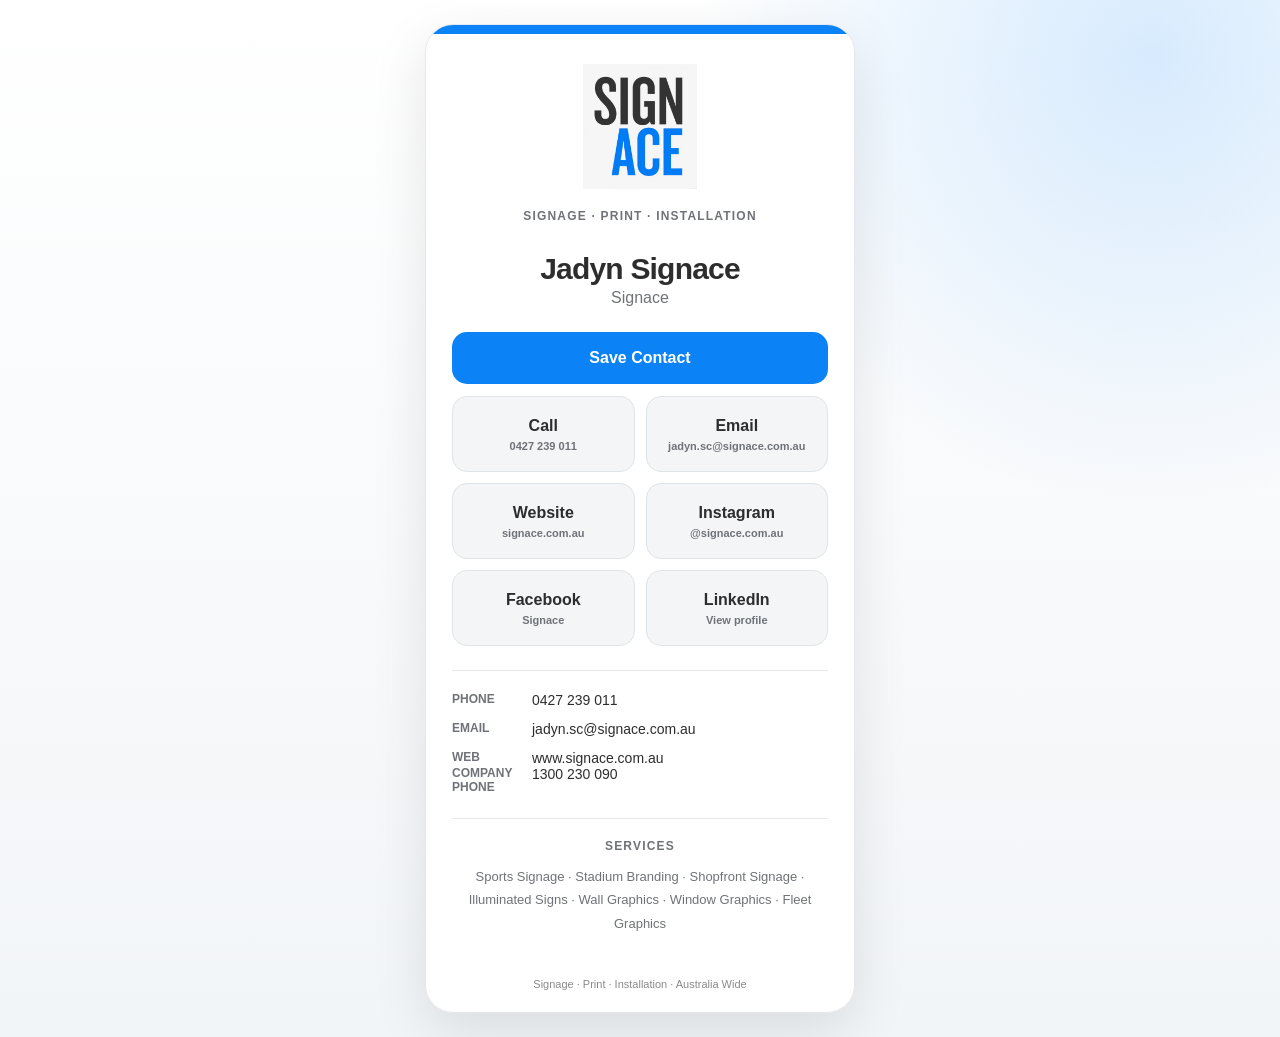
<file: index.html>
<!doctype html>
<html lang="en">
<head>
  <meta charset="utf-8">
  <meta name="viewport" content="width=device-width,initial-scale=1">
  <meta http-equiv="refresh" content="0; url=jadyn.html">
  <title>Signace NFC</title>
</head>
<body>
  <p><a href="jadyn.html">Open Jadyn Signace contact page</a></p>
</body>
</html>
</file>
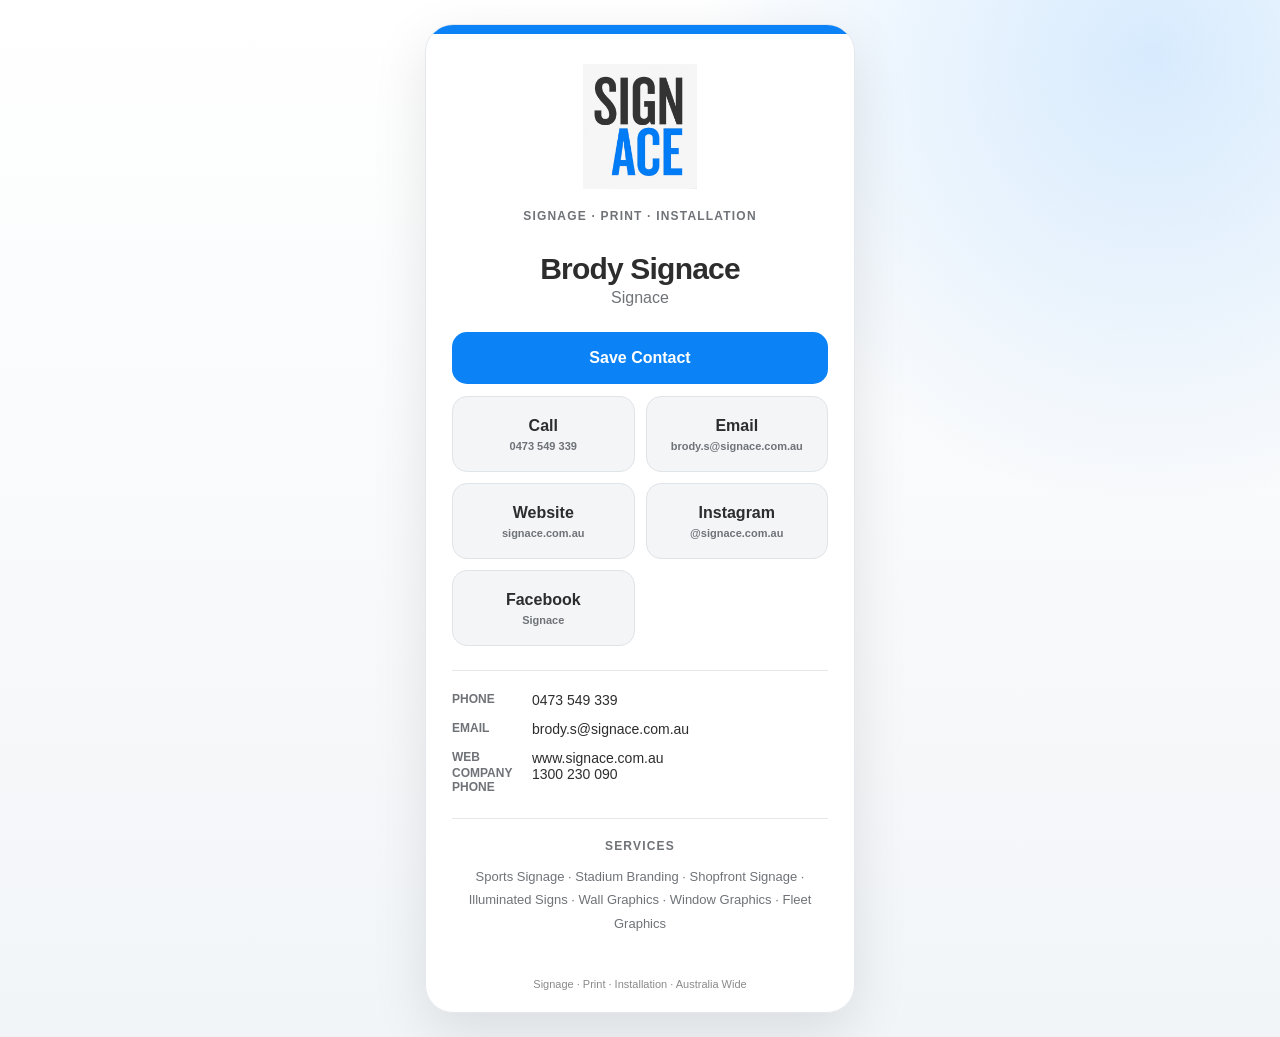
<file: brody.html>
<!DOCTYPE html>

<html lang="en">
<head>
<meta charset="utf-8"/>
<meta content="width=device-width, initial-scale=1, viewport-fit=cover" name="viewport"/>
<meta content="#0b83f6" name="theme-color"/>
<meta content="Contact Brody Signace at Signace" name="description"/>
<title>Brody Signace | Signace</title>
<style>
    :root {
      --black: #2d2d2d;
      --blue: #0b83f6;
      --white: #ffffff;
      --grey: #f3f5f7;
      --muted: #6f7378;
    }
    * { box-sizing: border-box; }
    body {
      margin: 0;
      min-height: 100vh;
      font-family: Inter, -apple-system, BlinkMacSystemFont, "Segoe UI", Arial, sans-serif;
      color: var(--black);
      background:
        radial-gradient(circle at 90% 5%, rgba(11,131,246,.16), transparent 30%),
        linear-gradient(180deg, #fff 0%, #f2f5f8 100%);
      display: grid;
      place-items: center;
      padding: 24px;
    }
    .card {
      width: min(100%, 430px);
      background: rgba(255,255,255,.97);
      border: 1px solid #e4e8ec;
      border-radius: 28px;
      box-shadow: 0 18px 55px rgba(0,0,0,.10);
      overflow: hidden;
    }
    .topbar {
      height: 9px;
      background: var(--blue);
    }
    .content { padding: 30px 26px 26px; }
    .logo-wrap {
      display: flex;
      justify-content: center;
      margin-bottom: 20px;
    }
    .logo {
      width: 150px;
      max-height: 125px;
      object-fit: contain;
      display: block;
    }
    .eyebrow {
      text-align: center;
      color: var(--muted);
      font-size: 12px;
      font-weight: 700;
      letter-spacing: 1.2px;
      text-transform: uppercase;
    }
    h1 {
      margin: 29px 0 3px;
      font-size: 30px;
      letter-spacing: -.8px;
      text-align: center;
    }
    .company {
      margin: 0 0 25px;
      color: var(--muted);
      font-size: 16px;
      text-align: center;
    }
    .primary {
      display: block;
      width: 100%;
      padding: 17px 20px;
      border-radius: 15px;
      background: var(--blue);
      color: var(--white);
      text-align: center;
      text-decoration: none;
      font-weight: 800;
      font-size: 16px;
      margin-bottom: 12px;
    }
    .primary:hover { filter: brightness(.94); }
    .grid {
      display: grid;
      grid-template-columns: 1fr 1fr;
      gap: 11px;
    }
    .action {
      min-height: 76px;
      border: 1px solid #dfe4e8;
      border-radius: 15px;
      padding: 14px 10px;
      display: flex;
      flex-direction: column;
      justify-content: center;
      gap: 5px;
      color: var(--black);
      background: var(--grey);
      text-align: center;
      text-decoration: none;
      font-weight: 800;
    }
    .action small {
      color: var(--muted);
      font-size: 11px;
      font-weight: 600;
    }
    .details {
      margin-top: 24px;
      padding-top: 21px;
      border-top: 1px solid #e7e7e7;
      display: grid;
      gap: 13px;
    }
    .detail {
      display: grid;
      grid-template-columns: 70px 1fr;
      gap: 10px;
      align-items: start;
      font-size: 14px;
    }
    .detail strong {
      font-size: 12px;
      color: var(--muted);
      text-transform: uppercase;
    }
    .detail a {
      color: var(--black);
      text-decoration: none;
      overflow-wrap: anywhere;
    }
    footer {
      padding: 17px 26px 22px;
      text-align: center;
      color: #8a8a8a;
      font-size: 11px;
    }
  </style>
</head>
<body>
<main class="card">
<div class="topbar"></div>
<div class="content">
<div class="logo-wrap">
<img alt="Signace logo" class="logo" src="[data-uri]"/>
</div>
<div class="eyebrow">Signage · Print · Installation</div>
<h1>Brody Signace</h1>
<p class="company">Signace</p>
<a class="primary" href="brody.vcf">Save Contact</a>
<div class="grid">
<a class="action" href="tel:+61473549339">
          Call
          <small>0473 549 339</small>
</a>
<a class="action" href="mailto:brody.s@signace.com.au">
          Email
          <small>brody.s@signace.com.au</small>
</a>
<a class="action" href="https://www.signace.com.au/" rel="noopener" target="_blank">
          Website
          <small>signace.com.au</small>
</a>
<a class="action" href="https://www.instagram.com/signace.com.au/" rel="noopener" target="_blank">
          Instagram
          <small>@signace.com.au</small>
</a>
<a class="action" href="https://www.facebook.com/share/19CcYpRZxw/?mibextid=wwXIfr" rel="noopener" target="_blank">
              Facebook
              <small>Signace</small>
</a></div>
<div class="details">
<div class="detail">
<strong>Phone</strong>
<a href="tel:+61473549339">0473 549 339</a>
</div>
<div class="detail">
<strong>Email</strong>
<a href="mailto:brody.s@signace.com.au">brody.s@signace.com.au</a>
</div>
<div class="detail">
<strong>Web</strong>
<a href="https://www.signace.com.au/" rel="noopener" target="_blank">www.signace.com.au</a>
</div>
</div>
<div class="detail">
<strong>Company Phone</strong>
<a href="tel:1300230090">1300 230 090</a>
</div>
<div style="margin-top:24px;padding-top:20px;border-top:1px solid #e7e7e7;">
<div class="eyebrow" style="margin-bottom:12px;">Services</div>
<div style="font-size:13px;line-height:1.8;text-align:center;color:#6f7378;">
          Sports Signage · Stadium Branding · Shopfront Signage · Illuminated Signs · Wall Graphics · Window Graphics · Fleet Graphics
        </div>
</div>
</div>
<footer>Signage · Print · Installation · Australia Wide</footer>
</main>
</body>
</html>
</file>
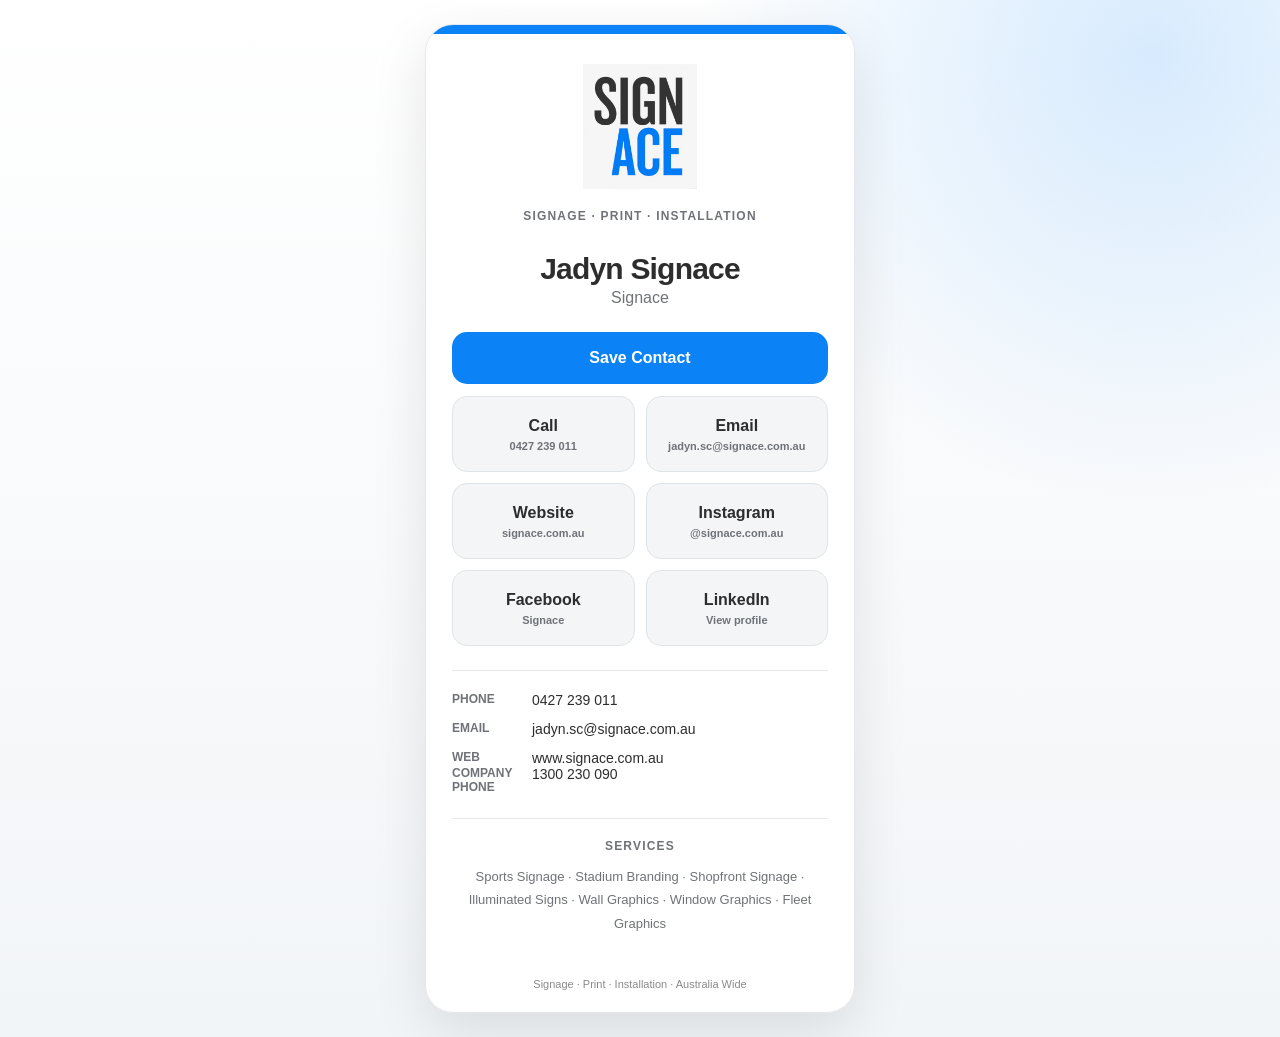
<file: jadyn.html>
<!DOCTYPE html>

<html lang="en">
<head>
<meta charset="utf-8"/>
<meta content="width=device-width, initial-scale=1, viewport-fit=cover" name="viewport"/>
<meta content="#0b83f6" name="theme-color"/>
<meta content="Contact Jadyn Signace at Signace" name="description"/>
<title>Jadyn Signace | Signace</title>
<style>
    :root {
      --black: #2d2d2d;
      --blue: #0b83f6;
      --white: #ffffff;
      --grey: #f3f5f7;
      --muted: #6f7378;
    }
    * { box-sizing: border-box; }
    body {
      margin: 0;
      min-height: 100vh;
      font-family: Inter, -apple-system, BlinkMacSystemFont, "Segoe UI", Arial, sans-serif;
      color: var(--black);
      background:
        radial-gradient(circle at 90% 5%, rgba(11,131,246,.16), transparent 30%),
        linear-gradient(180deg, #fff 0%, #f2f5f8 100%);
      display: grid;
      place-items: center;
      padding: 24px;
    }
    .card {
      width: min(100%, 430px);
      background: rgba(255,255,255,.97);
      border: 1px solid #e4e8ec;
      border-radius: 28px;
      box-shadow: 0 18px 55px rgba(0,0,0,.10);
      overflow: hidden;
    }
    .topbar {
      height: 9px;
      background: var(--blue);
    }
    .content { padding: 30px 26px 26px; }
    .logo-wrap {
      display: flex;
      justify-content: center;
      margin-bottom: 20px;
    }
    .logo {
      width: 150px;
      max-height: 125px;
      object-fit: contain;
      display: block;
    }
    .eyebrow {
      text-align: center;
      color: var(--muted);
      font-size: 12px;
      font-weight: 700;
      letter-spacing: 1.2px;
      text-transform: uppercase;
    }
    h1 {
      margin: 29px 0 3px;
      font-size: 30px;
      letter-spacing: -.8px;
      text-align: center;
    }
    .company {
      margin: 0 0 25px;
      color: var(--muted);
      font-size: 16px;
      text-align: center;
    }
    .primary {
      display: block;
      width: 100%;
      padding: 17px 20px;
      border-radius: 15px;
      background: var(--blue);
      color: var(--white);
      text-align: center;
      text-decoration: none;
      font-weight: 800;
      font-size: 16px;
      margin-bottom: 12px;
    }
    .primary:hover { filter: brightness(.94); }
    .grid {
      display: grid;
      grid-template-columns: 1fr 1fr;
      gap: 11px;
    }
    .action {
      min-height: 76px;
      border: 1px solid #dfe4e8;
      border-radius: 15px;
      padding: 14px 10px;
      display: flex;
      flex-direction: column;
      justify-content: center;
      gap: 5px;
      color: var(--black);
      background: var(--grey);
      text-align: center;
      text-decoration: none;
      font-weight: 800;
    }
    .action small {
      color: var(--muted);
      font-size: 11px;
      font-weight: 600;
    }
    .details {
      margin-top: 24px;
      padding-top: 21px;
      border-top: 1px solid #e7e7e7;
      display: grid;
      gap: 13px;
    }
    .detail {
      display: grid;
      grid-template-columns: 70px 1fr;
      gap: 10px;
      align-items: start;
      font-size: 14px;
    }
    .detail strong {
      font-size: 12px;
      color: var(--muted);
      text-transform: uppercase;
    }
    .detail a {
      color: var(--black);
      text-decoration: none;
      overflow-wrap: anywhere;
    }
    footer {
      padding: 17px 26px 22px;
      text-align: center;
      color: #8a8a8a;
      font-size: 11px;
    }
  </style>
</head>
<body>
<main class="card">
<div class="topbar"></div>
<div class="content">
<div class="logo-wrap">
<img alt="Signace logo" class="logo" src="[data-uri]"/>
</div>
<div class="eyebrow">Signage · Print · Installation</div>
<h1>Jadyn Signace</h1>
<p class="company">Signace</p>
<a class="primary" href="jadyn.vcf">Save Contact</a>
<div class="grid">
<a class="action" href="tel:+61427239011">
          Call
          <small>0427 239 011</small>
</a>
<a class="action" href="mailto:jadyn.sc@signace.com.au">
          Email
          <small>jadyn.sc@signace.com.au</small>
</a>
<a class="action" href="https://www.signace.com.au/" rel="noopener" target="_blank">
          Website
          <small>signace.com.au</small>
</a>
<a class="action" href="https://www.instagram.com/signace.com.au/" rel="noopener" target="_blank">
          Instagram
          <small>@signace.com.au</small>
</a>
<a class="action" href="https://www.facebook.com/share/19CcYpRZxw/?mibextid=wwXIfr" rel="noopener" target="_blank">
              Facebook
              <small>Signace</small>
</a><a class="action" href="https://www.linkedin.com/in/jadyn-scott-coombes-538ab4405" rel="noopener" target="_blank">
                  LinkedIn
                  <small>View profile</small>
</a></div>
<div class="details">
<div class="detail">
<strong>Phone</strong>
<a href="tel:+61427239011">0427 239 011</a>
</div>
<div class="detail">
<strong>Email</strong>
<a href="mailto:jadyn.sc@signace.com.au">jadyn.sc@signace.com.au</a>
</div>
<div class="detail">
<strong>Web</strong>
<a href="https://www.signace.com.au/" rel="noopener" target="_blank">www.signace.com.au</a>
</div>
</div>
<div class="detail">
<strong>Company Phone</strong>
<a href="tel:1300230090">1300 230 090</a>
</div>
<div style="margin-top:24px;padding-top:20px;border-top:1px solid #e7e7e7;">
<div class="eyebrow" style="margin-bottom:12px;">Services</div>
<div style="font-size:13px;line-height:1.8;text-align:center;color:#6f7378;">
          Sports Signage · Stadium Branding · Shopfront Signage · Illuminated Signs · Wall Graphics · Window Graphics · Fleet Graphics
        </div>
</div>
</div>
<footer>Signage · Print · Installation · Australia Wide</footer>
</main>
</body>
</html>
</file>
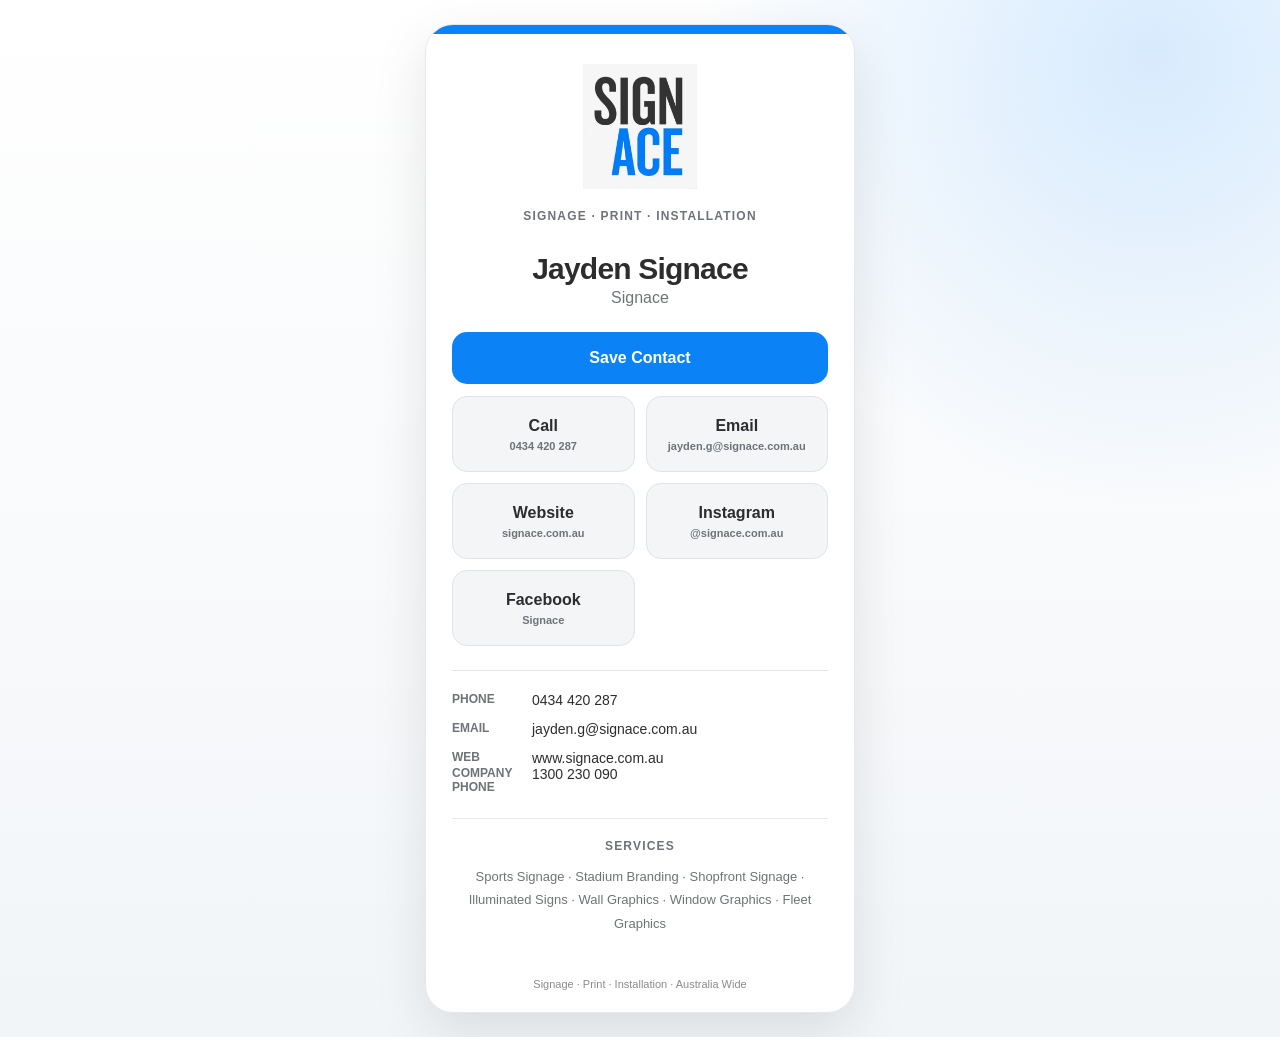
<file: jayden.html>
<!DOCTYPE html>

<html lang="en">
<head>
<meta charset="utf-8"/>
<meta content="width=device-width, initial-scale=1, viewport-fit=cover" name="viewport"/>
<meta content="#0b83f6" name="theme-color"/>
<meta content="Contact Jayden Signace at Signace" name="description"/>
<title>Jayden Signace | Signace</title>
<style>
    :root {
      --black: #2d2d2d;
      --blue: #0b83f6;
      --white: #ffffff;
      --grey: #f3f5f7;
      --muted: #6f7378;
    }
    * { box-sizing: border-box; }
    body {
      margin: 0;
      min-height: 100vh;
      font-family: Inter, -apple-system, BlinkMacSystemFont, "Segoe UI", Arial, sans-serif;
      color: var(--black);
      background:
        radial-gradient(circle at 90% 5%, rgba(11,131,246,.16), transparent 30%),
        linear-gradient(180deg, #fff 0%, #f2f5f8 100%);
      display: grid;
      place-items: center;
      padding: 24px;
    }
    .card {
      width: min(100%, 430px);
      background: rgba(255,255,255,.97);
      border: 1px solid #e4e8ec;
      border-radius: 28px;
      box-shadow: 0 18px 55px rgba(0,0,0,.10);
      overflow: hidden;
    }
    .topbar {
      height: 9px;
      background: var(--blue);
    }
    .content { padding: 30px 26px 26px; }
    .logo-wrap {
      display: flex;
      justify-content: center;
      margin-bottom: 20px;
    }
    .logo {
      width: 150px;
      max-height: 125px;
      object-fit: contain;
      display: block;
    }
    .eyebrow {
      text-align: center;
      color: var(--muted);
      font-size: 12px;
      font-weight: 700;
      letter-spacing: 1.2px;
      text-transform: uppercase;
    }
    h1 {
      margin: 29px 0 3px;
      font-size: 30px;
      letter-spacing: -.8px;
      text-align: center;
    }
    .company {
      margin: 0 0 25px;
      color: var(--muted);
      font-size: 16px;
      text-align: center;
    }
    .primary {
      display: block;
      width: 100%;
      padding: 17px 20px;
      border-radius: 15px;
      background: var(--blue);
      color: var(--white);
      text-align: center;
      text-decoration: none;
      font-weight: 800;
      font-size: 16px;
      margin-bottom: 12px;
    }
    .primary:hover { filter: brightness(.94); }
    .grid {
      display: grid;
      grid-template-columns: 1fr 1fr;
      gap: 11px;
    }
    .action {
      min-height: 76px;
      border: 1px solid #dfe4e8;
      border-radius: 15px;
      padding: 14px 10px;
      display: flex;
      flex-direction: column;
      justify-content: center;
      gap: 5px;
      color: var(--black);
      background: var(--grey);
      text-align: center;
      text-decoration: none;
      font-weight: 800;
    }
    .action small {
      color: var(--muted);
      font-size: 11px;
      font-weight: 600;
    }
    .details {
      margin-top: 24px;
      padding-top: 21px;
      border-top: 1px solid #e7e7e7;
      display: grid;
      gap: 13px;
    }
    .detail {
      display: grid;
      grid-template-columns: 70px 1fr;
      gap: 10px;
      align-items: start;
      font-size: 14px;
    }
    .detail strong {
      font-size: 12px;
      color: var(--muted);
      text-transform: uppercase;
    }
    .detail a {
      color: var(--black);
      text-decoration: none;
      overflow-wrap: anywhere;
    }
    footer {
      padding: 17px 26px 22px;
      text-align: center;
      color: #8a8a8a;
      font-size: 11px;
    }
  </style>
</head>
<body>
<main class="card">
<div class="topbar"></div>
<div class="content">
<div class="logo-wrap">
<img alt="Signace logo" class="logo" src="[data-uri]"/>
</div>
<div class="eyebrow">Signage · Print · Installation</div>
<h1>Jayden Signace</h1>
<p class="company">Signace</p>
<a class="primary" href="jayden.vcf">Save Contact</a>
<div class="grid">
<a class="action" href="tel:+61434420287">
          Call
          <small>0434 420 287</small>
</a>
<a class="action" href="mailto:jayden.g@signace.com.au">
          Email
          <small>jayden.g@signace.com.au</small>
</a>
<a class="action" href="https://www.signace.com.au/" rel="noopener" target="_blank">
          Website
          <small>signace.com.au</small>
</a>
<a class="action" href="https://www.instagram.com/signace.com.au/" rel="noopener" target="_blank">
          Instagram
          <small>@signace.com.au</small>
</a>
<a class="action" href="https://www.facebook.com/share/19CcYpRZxw/?mibextid=wwXIfr" rel="noopener" target="_blank">
              Facebook
              <small>Signace</small>
</a></div>
<div class="details">
<div class="detail">
<strong>Phone</strong>
<a href="tel:+61434420287">0434 420 287</a>
</div>
<div class="detail">
<strong>Email</strong>
<a href="mailto:jayden.g@signace.com.au">jayden.g@signace.com.au</a>
</div>
<div class="detail">
<strong>Web</strong>
<a href="https://www.signace.com.au/" rel="noopener" target="_blank">www.signace.com.au</a>
</div>
</div>
<div class="detail">
<strong>Company Phone</strong>
<a href="tel:1300230090">1300 230 090</a>
</div>
<div style="margin-top:24px;padding-top:20px;border-top:1px solid #e7e7e7;">
<div class="eyebrow" style="margin-bottom:12px;">Services</div>
<div style="font-size:13px;line-height:1.8;text-align:center;color:#6f7378;">
          Sports Signage · Stadium Branding · Shopfront Signage · Illuminated Signs · Wall Graphics · Window Graphics · Fleet Graphics
        </div>
</div>
</div>
<footer>Signage · Print · Installation · Australia Wide</footer>
</main>
</body>
</html>
</file>
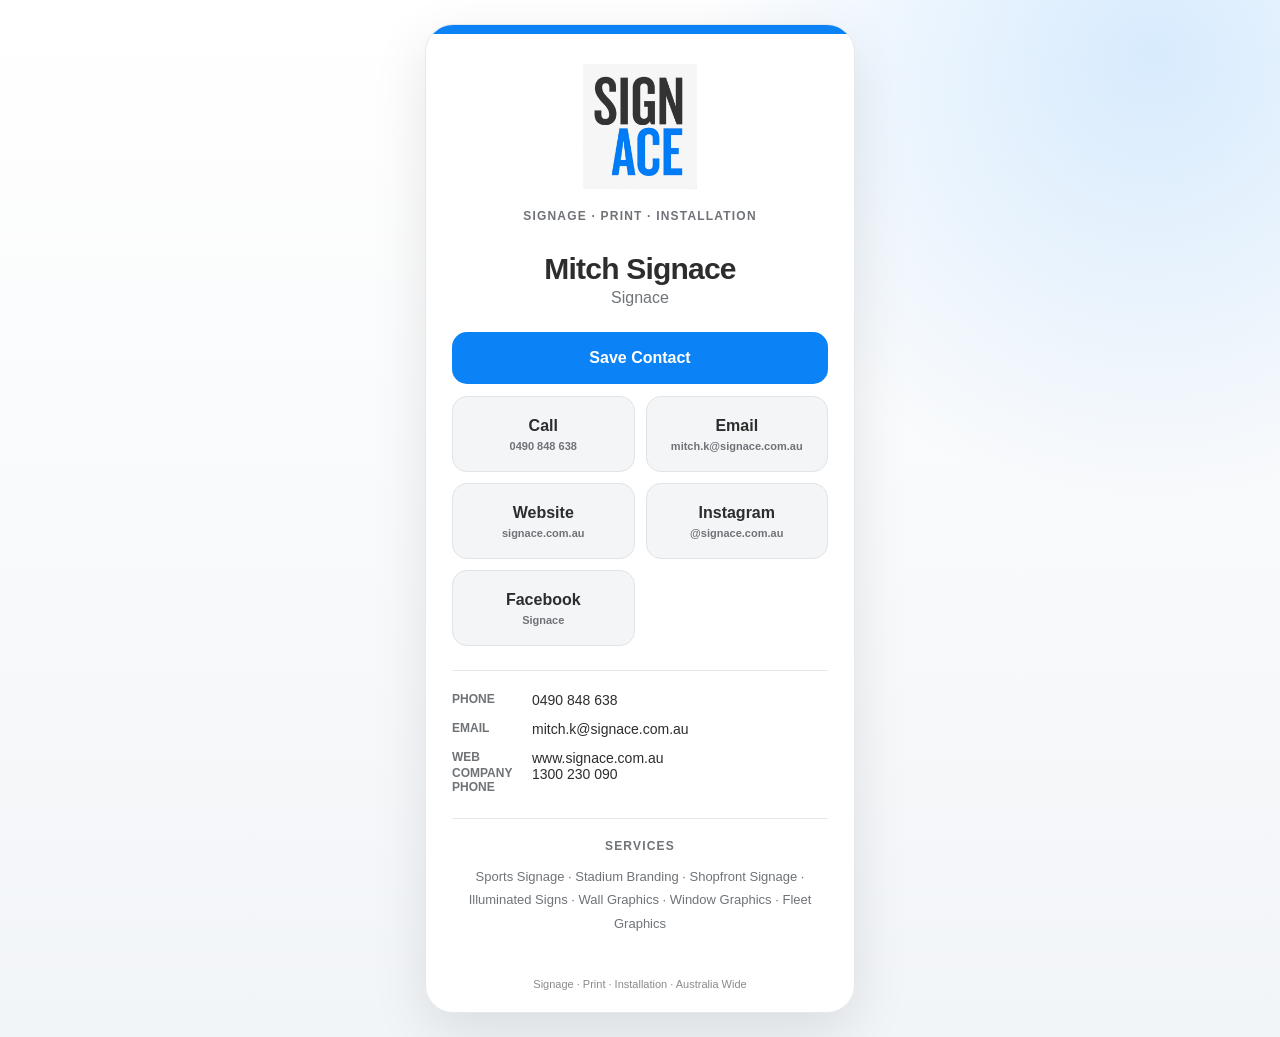
<file: mitch.html>
<!DOCTYPE html>

<html lang="en">
<head>
<meta charset="utf-8"/>
<meta content="width=device-width, initial-scale=1, viewport-fit=cover" name="viewport"/>
<meta content="#0b83f6" name="theme-color"/>
<meta content="Contact Mitch Signace at Signace" name="description"/>
<title>Mitch Signace | Signace</title>
<style>
    :root {
      --black: #2d2d2d;
      --blue: #0b83f6;
      --white: #ffffff;
      --grey: #f3f5f7;
      --muted: #6f7378;
    }
    * { box-sizing: border-box; }
    body {
      margin: 0;
      min-height: 100vh;
      font-family: Inter, -apple-system, BlinkMacSystemFont, "Segoe UI", Arial, sans-serif;
      color: var(--black);
      background:
        radial-gradient(circle at 90% 5%, rgba(11,131,246,.16), transparent 30%),
        linear-gradient(180deg, #fff 0%, #f2f5f8 100%);
      display: grid;
      place-items: center;
      padding: 24px;
    }
    .card {
      width: min(100%, 430px);
      background: rgba(255,255,255,.97);
      border: 1px solid #e4e8ec;
      border-radius: 28px;
      box-shadow: 0 18px 55px rgba(0,0,0,.10);
      overflow: hidden;
    }
    .topbar {
      height: 9px;
      background: var(--blue);
    }
    .content { padding: 30px 26px 26px; }
    .logo-wrap {
      display: flex;
      justify-content: center;
      margin-bottom: 20px;
    }
    .logo {
      width: 150px;
      max-height: 125px;
      object-fit: contain;
      display: block;
    }
    .eyebrow {
      text-align: center;
      color: var(--muted);
      font-size: 12px;
      font-weight: 700;
      letter-spacing: 1.2px;
      text-transform: uppercase;
    }
    h1 {
      margin: 29px 0 3px;
      font-size: 30px;
      letter-spacing: -.8px;
      text-align: center;
    }
    .company {
      margin: 0 0 25px;
      color: var(--muted);
      font-size: 16px;
      text-align: center;
    }
    .primary {
      display: block;
      width: 100%;
      padding: 17px 20px;
      border-radius: 15px;
      background: var(--blue);
      color: var(--white);
      text-align: center;
      text-decoration: none;
      font-weight: 800;
      font-size: 16px;
      margin-bottom: 12px;
    }
    .primary:hover { filter: brightness(.94); }
    .grid {
      display: grid;
      grid-template-columns: 1fr 1fr;
      gap: 11px;
    }
    .action {
      min-height: 76px;
      border: 1px solid #dfe4e8;
      border-radius: 15px;
      padding: 14px 10px;
      display: flex;
      flex-direction: column;
      justify-content: center;
      gap: 5px;
      color: var(--black);
      background: var(--grey);
      text-align: center;
      text-decoration: none;
      font-weight: 800;
    }
    .action small {
      color: var(--muted);
      font-size: 11px;
      font-weight: 600;
    }
    .details {
      margin-top: 24px;
      padding-top: 21px;
      border-top: 1px solid #e7e7e7;
      display: grid;
      gap: 13px;
    }
    .detail {
      display: grid;
      grid-template-columns: 70px 1fr;
      gap: 10px;
      align-items: start;
      font-size: 14px;
    }
    .detail strong {
      font-size: 12px;
      color: var(--muted);
      text-transform: uppercase;
    }
    .detail a {
      color: var(--black);
      text-decoration: none;
      overflow-wrap: anywhere;
    }
    footer {
      padding: 17px 26px 22px;
      text-align: center;
      color: #8a8a8a;
      font-size: 11px;
    }
  </style>
</head>
<body>
<main class="card">
<div class="topbar"></div>
<div class="content">
<div class="logo-wrap">
<img alt="Signace logo" class="logo" src="[data-uri]"/>
</div>
<div class="eyebrow">Signage · Print · Installation</div>
<h1>Mitch Signace</h1>
<p class="company">Signace</p>
<a class="primary" href="mitch.vcf">Save Contact</a>
<div class="grid">
<a class="action" href="tel:+61490848638">
          Call
          <small>0490 848 638</small>
</a>
<a class="action" href="mailto:mitch.k@signace.com.au">
          Email
          <small>mitch.k@signace.com.au</small>
</a>
<a class="action" href="https://www.signace.com.au/" rel="noopener" target="_blank">
          Website
          <small>signace.com.au</small>
</a>
<a class="action" href="https://www.instagram.com/signace.com.au/" rel="noopener" target="_blank">
          Instagram
          <small>@signace.com.au</small>
</a>
<a class="action" href="https://www.facebook.com/share/19CcYpRZxw/?mibextid=wwXIfr" rel="noopener" target="_blank">
              Facebook
              <small>Signace</small>
</a></div>
<div class="details">
<div class="detail">
<strong>Phone</strong>
<a href="tel:+61490848638">0490 848 638</a>
</div>
<div class="detail">
<strong>Email</strong>
<a href="mailto:mitch.k@signace.com.au">mitch.k@signace.com.au</a>
</div>
<div class="detail">
<strong>Web</strong>
<a href="https://www.signace.com.au/" rel="noopener" target="_blank">www.signace.com.au</a>
</div>
</div>
<div class="detail">
<strong>Company Phone</strong>
<a href="tel:1300230090">1300 230 090</a>
</div>
<div style="margin-top:24px;padding-top:20px;border-top:1px solid #e7e7e7;">
<div class="eyebrow" style="margin-bottom:12px;">Services</div>
<div style="font-size:13px;line-height:1.8;text-align:center;color:#6f7378;">
          Sports Signage · Stadium Branding · Shopfront Signage · Illuminated Signs · Wall Graphics · Window Graphics · Fleet Graphics
        </div>
</div>
</div>
<footer>Signage · Print · Installation · Australia Wide</footer>
</main>
</body>
</html>
</file>
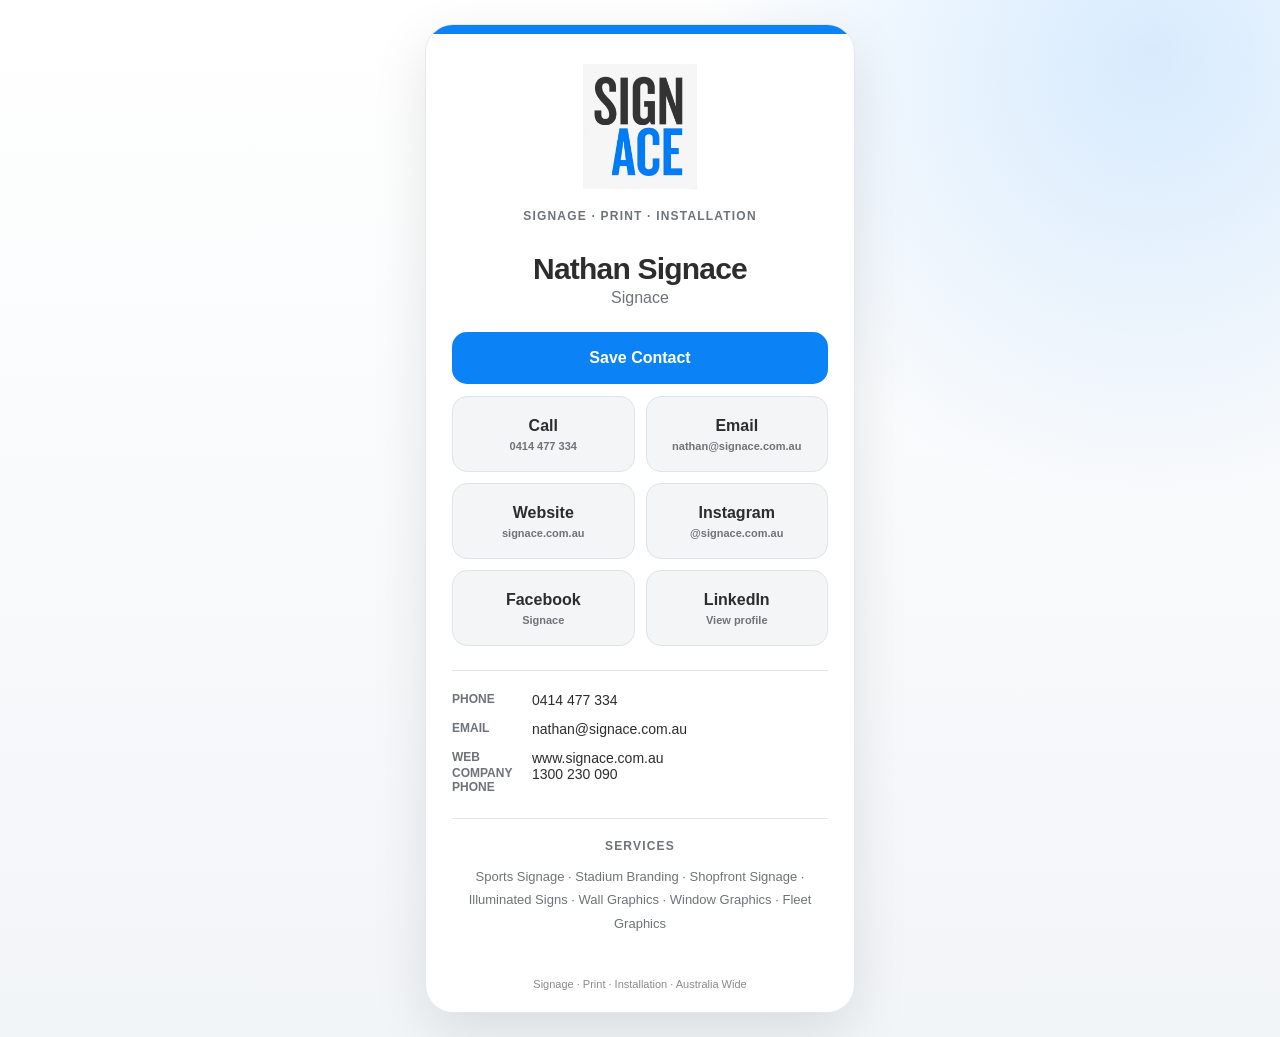
<file: nathan.html>
<!DOCTYPE html>

<html lang="en">
<head>
<meta charset="utf-8"/>
<meta content="width=device-width, initial-scale=1, viewport-fit=cover" name="viewport"/>
<meta content="#0b83f6" name="theme-color"/>
<meta content="Contact Nathan Signace at Signace" name="description"/>
<title>Nathan Signace | Signace</title>
<style>
    :root {
      --black: #2d2d2d;
      --blue: #0b83f6;
      --white: #ffffff;
      --grey: #f3f5f7;
      --muted: #6f7378;
    }
    * { box-sizing: border-box; }
    body {
      margin: 0;
      min-height: 100vh;
      font-family: Inter, -apple-system, BlinkMacSystemFont, "Segoe UI", Arial, sans-serif;
      color: var(--black);
      background:
        radial-gradient(circle at 90% 5%, rgba(11,131,246,.16), transparent 30%),
        linear-gradient(180deg, #fff 0%, #f2f5f8 100%);
      display: grid;
      place-items: center;
      padding: 24px;
    }
    .card {
      width: min(100%, 430px);
      background: rgba(255,255,255,.97);
      border: 1px solid #e4e8ec;
      border-radius: 28px;
      box-shadow: 0 18px 55px rgba(0,0,0,.10);
      overflow: hidden;
    }
    .topbar {
      height: 9px;
      background: var(--blue);
    }
    .content { padding: 30px 26px 26px; }
    .logo-wrap {
      display: flex;
      justify-content: center;
      margin-bottom: 20px;
    }
    .logo {
      width: 150px;
      max-height: 125px;
      object-fit: contain;
      display: block;
    }
    .eyebrow {
      text-align: center;
      color: var(--muted);
      font-size: 12px;
      font-weight: 700;
      letter-spacing: 1.2px;
      text-transform: uppercase;
    }
    h1 {
      margin: 29px 0 3px;
      font-size: 30px;
      letter-spacing: -.8px;
      text-align: center;
    }
    .company {
      margin: 0 0 25px;
      color: var(--muted);
      font-size: 16px;
      text-align: center;
    }
    .primary {
      display: block;
      width: 100%;
      padding: 17px 20px;
      border-radius: 15px;
      background: var(--blue);
      color: var(--white);
      text-align: center;
      text-decoration: none;
      font-weight: 800;
      font-size: 16px;
      margin-bottom: 12px;
    }
    .primary:hover { filter: brightness(.94); }
    .grid {
      display: grid;
      grid-template-columns: 1fr 1fr;
      gap: 11px;
    }
    .action {
      min-height: 76px;
      border: 1px solid #dfe4e8;
      border-radius: 15px;
      padding: 14px 10px;
      display: flex;
      flex-direction: column;
      justify-content: center;
      gap: 5px;
      color: var(--black);
      background: var(--grey);
      text-align: center;
      text-decoration: none;
      font-weight: 800;
    }
    .action small {
      color: var(--muted);
      font-size: 11px;
      font-weight: 600;
    }
    .details {
      margin-top: 24px;
      padding-top: 21px;
      border-top: 1px solid #e7e7e7;
      display: grid;
      gap: 13px;
    }
    .detail {
      display: grid;
      grid-template-columns: 70px 1fr;
      gap: 10px;
      align-items: start;
      font-size: 14px;
    }
    .detail strong {
      font-size: 12px;
      color: var(--muted);
      text-transform: uppercase;
    }
    .detail a {
      color: var(--black);
      text-decoration: none;
      overflow-wrap: anywhere;
    }
    footer {
      padding: 17px 26px 22px;
      text-align: center;
      color: #8a8a8a;
      font-size: 11px;
    }
  </style>
</head>
<body>
<main class="card">
<div class="topbar"></div>
<div class="content">
<div class="logo-wrap">
<img alt="Signace logo" class="logo" src="[data-uri]"/>
</div>
<div class="eyebrow">Signage · Print · Installation</div>
<h1>Nathan Signace</h1>
<p class="company">Signace</p>
<a class="primary" href="nathan.vcf">Save Contact</a>
<div class="grid">
<a class="action" href="tel:+61414477334">
          Call
          <small>0414 477 334</small>
</a>
<a class="action" href="mailto:nathan@signace.com.au">
          Email
          <small>nathan@signace.com.au</small>
</a>
<a class="action" href="https://www.signace.com.au/" rel="noopener" target="_blank">
          Website
          <small>signace.com.au</small>
</a>
<a class="action" href="https://www.instagram.com/signace.com.au/" rel="noopener" target="_blank">
          Instagram
          <small>@signace.com.au</small>
</a>
<a class="action" href="https://www.facebook.com/share/19CcYpRZxw/?mibextid=wwXIfr" rel="noopener" target="_blank">
              Facebook
              <small>Signace</small>
</a><a class="action" href="https://www.linkedin.com/in/nathan-coombes-39549766" rel="noopener" target="_blank">
                  LinkedIn
                  <small>View profile</small>
</a></div>
<div class="details">
<div class="detail">
<strong>Phone</strong>
<a href="tel:+61414477334">0414 477 334</a>
</div>
<div class="detail">
<strong>Email</strong>
<a href="mailto:nathan@signace.com.au">nathan@signace.com.au</a>
</div>
<div class="detail">
<strong>Web</strong>
<a href="https://www.signace.com.au/" rel="noopener" target="_blank">www.signace.com.au</a>
</div>
</div>
<div class="detail">
<strong>Company Phone</strong>
<a href="tel:1300230090">1300 230 090</a>
</div>
<div style="margin-top:24px;padding-top:20px;border-top:1px solid #e7e7e7;">
<div class="eyebrow" style="margin-bottom:12px;">Services</div>
<div style="font-size:13px;line-height:1.8;text-align:center;color:#6f7378;">
          Sports Signage · Stadium Branding · Shopfront Signage · Illuminated Signs · Wall Graphics · Window Graphics · Fleet Graphics
        </div>
</div>
</div>
<footer>Signage · Print · Installation · Australia Wide</footer>
</main>
</body>
</html>
</file>
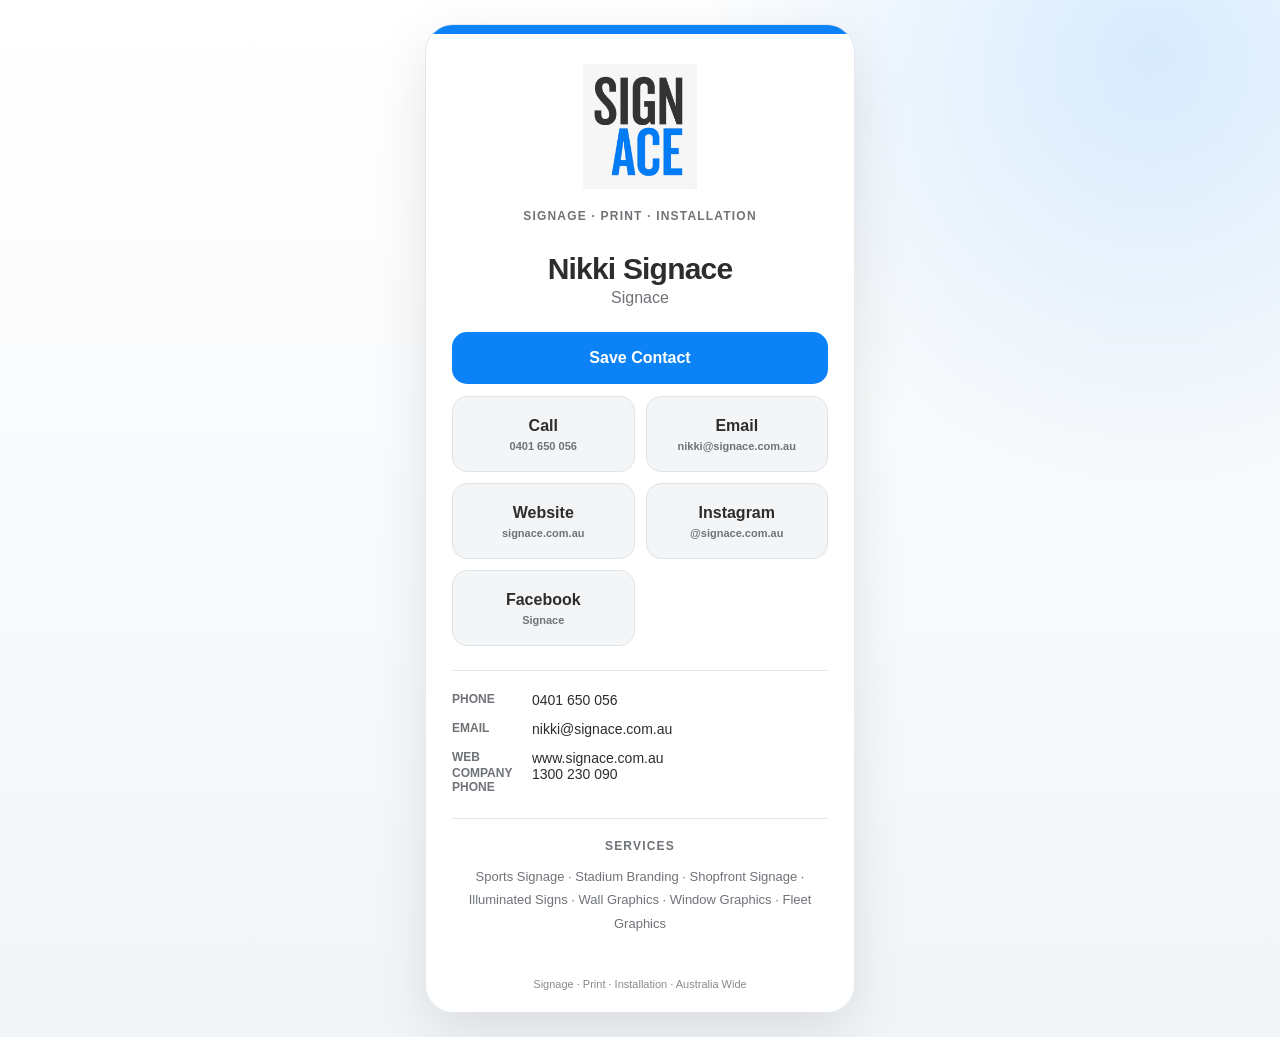
<file: nikki.html>
<!DOCTYPE html>

<html lang="en">
<head>
<meta charset="utf-8"/>
<meta content="width=device-width, initial-scale=1, viewport-fit=cover" name="viewport"/>
<meta content="#0b83f6" name="theme-color"/>
<meta content="Contact Nikki Signace at Signace" name="description"/>
<title>Nikki Signace | Signace</title>
<style>
    :root {
      --black: #2d2d2d;
      --blue: #0b83f6;
      --white: #ffffff;
      --grey: #f3f5f7;
      --muted: #6f7378;
    }
    * { box-sizing: border-box; }
    body {
      margin: 0;
      min-height: 100vh;
      font-family: Inter, -apple-system, BlinkMacSystemFont, "Segoe UI", Arial, sans-serif;
      color: var(--black);
      background:
        radial-gradient(circle at 90% 5%, rgba(11,131,246,.16), transparent 30%),
        linear-gradient(180deg, #fff 0%, #f2f5f8 100%);
      display: grid;
      place-items: center;
      padding: 24px;
    }
    .card {
      width: min(100%, 430px);
      background: rgba(255,255,255,.97);
      border: 1px solid #e4e8ec;
      border-radius: 28px;
      box-shadow: 0 18px 55px rgba(0,0,0,.10);
      overflow: hidden;
    }
    .topbar {
      height: 9px;
      background: var(--blue);
    }
    .content { padding: 30px 26px 26px; }
    .logo-wrap {
      display: flex;
      justify-content: center;
      margin-bottom: 20px;
    }
    .logo {
      width: 150px;
      max-height: 125px;
      object-fit: contain;
      display: block;
    }
    .eyebrow {
      text-align: center;
      color: var(--muted);
      font-size: 12px;
      font-weight: 700;
      letter-spacing: 1.2px;
      text-transform: uppercase;
    }
    h1 {
      margin: 29px 0 3px;
      font-size: 30px;
      letter-spacing: -.8px;
      text-align: center;
    }
    .company {
      margin: 0 0 25px;
      color: var(--muted);
      font-size: 16px;
      text-align: center;
    }
    .primary {
      display: block;
      width: 100%;
      padding: 17px 20px;
      border-radius: 15px;
      background: var(--blue);
      color: var(--white);
      text-align: center;
      text-decoration: none;
      font-weight: 800;
      font-size: 16px;
      margin-bottom: 12px;
    }
    .primary:hover { filter: brightness(.94); }
    .grid {
      display: grid;
      grid-template-columns: 1fr 1fr;
      gap: 11px;
    }
    .action {
      min-height: 76px;
      border: 1px solid #dfe4e8;
      border-radius: 15px;
      padding: 14px 10px;
      display: flex;
      flex-direction: column;
      justify-content: center;
      gap: 5px;
      color: var(--black);
      background: var(--grey);
      text-align: center;
      text-decoration: none;
      font-weight: 800;
    }
    .action small {
      color: var(--muted);
      font-size: 11px;
      font-weight: 600;
    }
    .details {
      margin-top: 24px;
      padding-top: 21px;
      border-top: 1px solid #e7e7e7;
      display: grid;
      gap: 13px;
    }
    .detail {
      display: grid;
      grid-template-columns: 70px 1fr;
      gap: 10px;
      align-items: start;
      font-size: 14px;
    }
    .detail strong {
      font-size: 12px;
      color: var(--muted);
      text-transform: uppercase;
    }
    .detail a {
      color: var(--black);
      text-decoration: none;
      overflow-wrap: anywhere;
    }
    footer {
      padding: 17px 26px 22px;
      text-align: center;
      color: #8a8a8a;
      font-size: 11px;
    }
  </style>
</head>
<body>
<main class="card">
<div class="topbar"></div>
<div class="content">
<div class="logo-wrap">
<img alt="Signace logo" class="logo" src="[data-uri]"/>
</div>
<div class="eyebrow">Signage · Print · Installation</div>
<h1>Nikki Signace</h1>
<p class="company">Signace</p>
<a class="primary" href="nikki.vcf">Save Contact</a>
<div class="grid">
<a class="action" href="tel:+61401650056">
          Call
          <small>0401 650 056</small>
</a>
<a class="action" href="mailto:nikki@signace.com.au">
          Email
          <small>nikki@signace.com.au</small>
</a>
<a class="action" href="https://www.signace.com.au/" rel="noopener" target="_blank">
          Website
          <small>signace.com.au</small>
</a>
<a class="action" href="https://www.instagram.com/signace.com.au/" rel="noopener" target="_blank">
          Instagram
          <small>@signace.com.au</small>
</a>
<a class="action" href="https://www.facebook.com/share/19CcYpRZxw/?mibextid=wwXIfr" rel="noopener" target="_blank">
              Facebook
              <small>Signace</small>
</a></div>
<div class="details">
<div class="detail">
<strong>Phone</strong>
<a href="tel:+61401650056">0401 650 056</a>
</div>
<div class="detail">
<strong>Email</strong>
<a href="mailto:nikki@signace.com.au">nikki@signace.com.au</a>
</div>
<div class="detail">
<strong>Web</strong>
<a href="https://www.signace.com.au/" rel="noopener" target="_blank">www.signace.com.au</a>
</div>
</div>
<div class="detail">
<strong>Company Phone</strong>
<a href="tel:1300230090">1300 230 090</a>
</div>
<div style="margin-top:24px;padding-top:20px;border-top:1px solid #e7e7e7;">
<div class="eyebrow" style="margin-bottom:12px;">Services</div>
<div style="font-size:13px;line-height:1.8;text-align:center;color:#6f7378;">
          Sports Signage · Stadium Branding · Shopfront Signage · Illuminated Signs · Wall Graphics · Window Graphics · Fleet Graphics
        </div>
</div>
</div>
<footer>Signage · Print · Installation · Australia Wide</footer>
</main>
</body>
</html>
</file>
